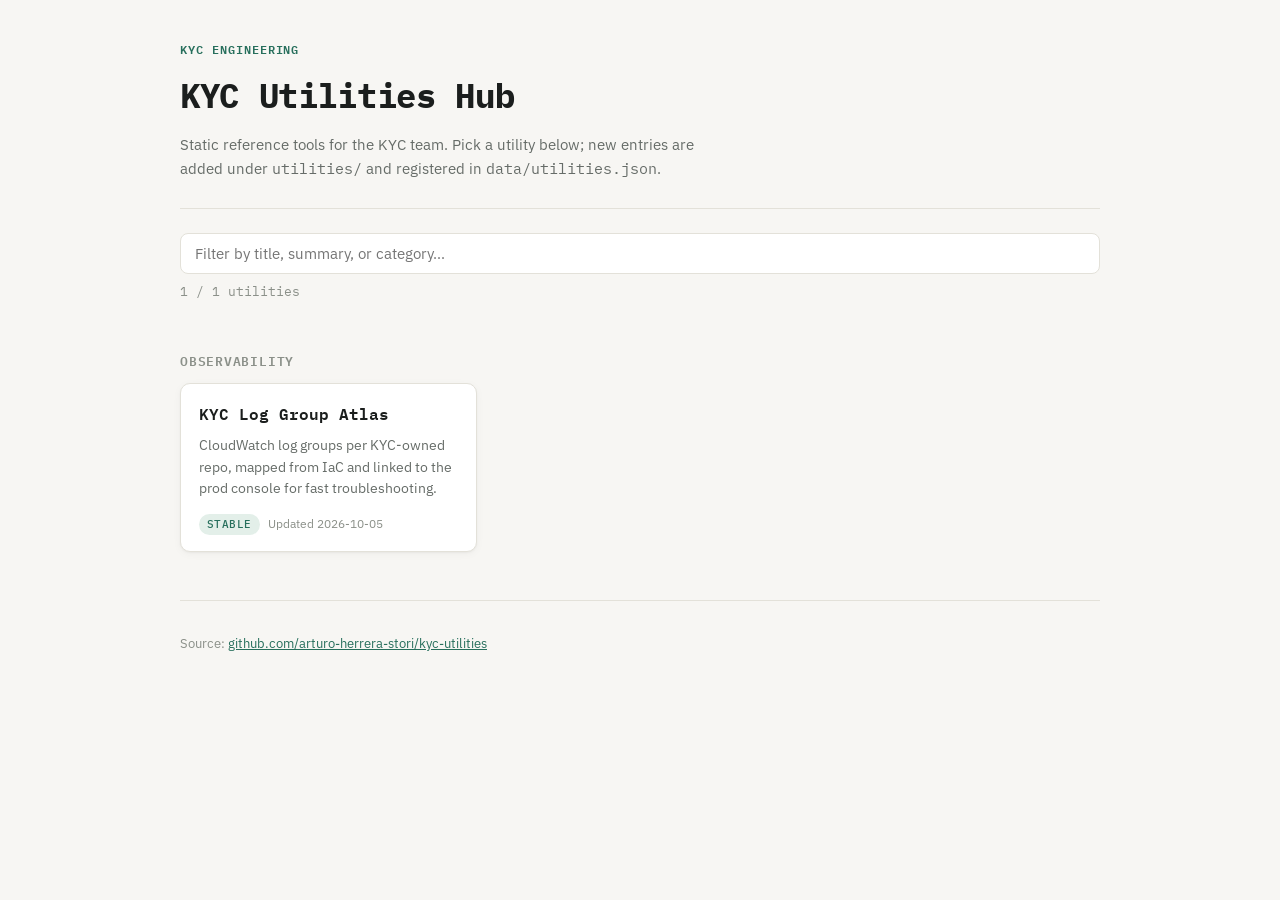
<file: index.html>
<!doctype html>
<html lang="en">
  <head>
    <meta charset="utf-8" />
    <meta name="viewport" content="width=device-width, initial-scale=1" />
    <title>KYC Utilities Hub</title>
    <link
      rel="stylesheet"
      href="https://fonts.googleapis.com/css2?family=IBM+Plex+Mono:wght@400;500;600;700&family=IBM+Plex+Sans:wght@400;500;600;700&display=swap"
    />
    <link rel="stylesheet" href="assets/hub.css" />
  </head>
  <body>
    <div class="wrap">
      <header class="page">
        <p class="eyebrow">KYC Engineering</p>
        <h1>KYC Utilities Hub</h1>
        <p class="dek">
          Static reference tools for the KYC team. Pick a utility below; new
          entries are added under <code class="mono">utilities/</code> and
          registered in <code class="mono">data/utilities.json</code>.
        </p>
      </header>

      <div class="toolbar">
        <input
          id="search"
          type="search"
          placeholder="Filter by title, summary, or category…"
          autocomplete="off"
        />
        <p class="toolbar-meta mono" id="count-live">Loading…</p>
      </div>

      <main id="catalog"></main>

      <footer class="page">
        <p>
          Source:
          <a
            href="https://github.com/arturo-herrera-stori/kyc-utilities"
            rel="noopener noreferrer"
            >github.com/arturo-herrera-stori/kyc-utilities</a
          >
        </p>
      </footer>
    </div>
    <script src="assets/hub.js" defer></script>
  </body>
</html>
</file>
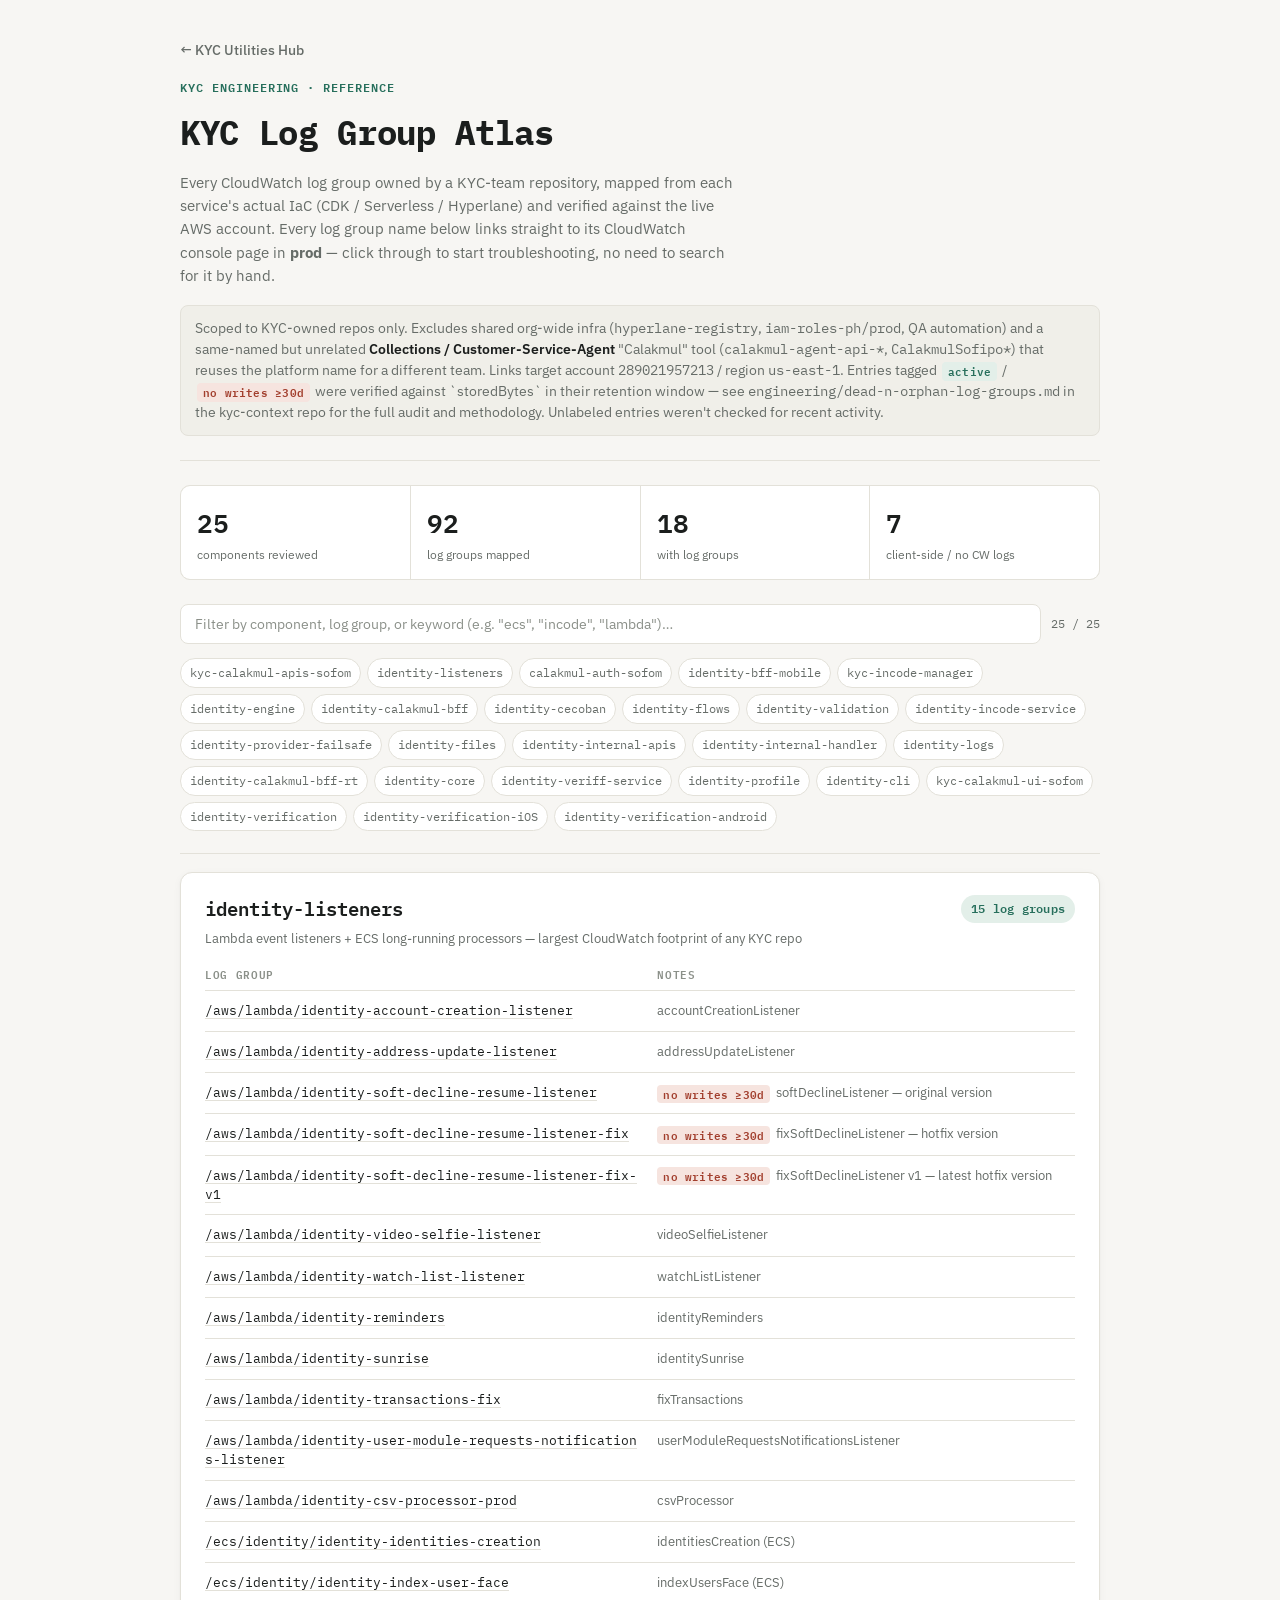
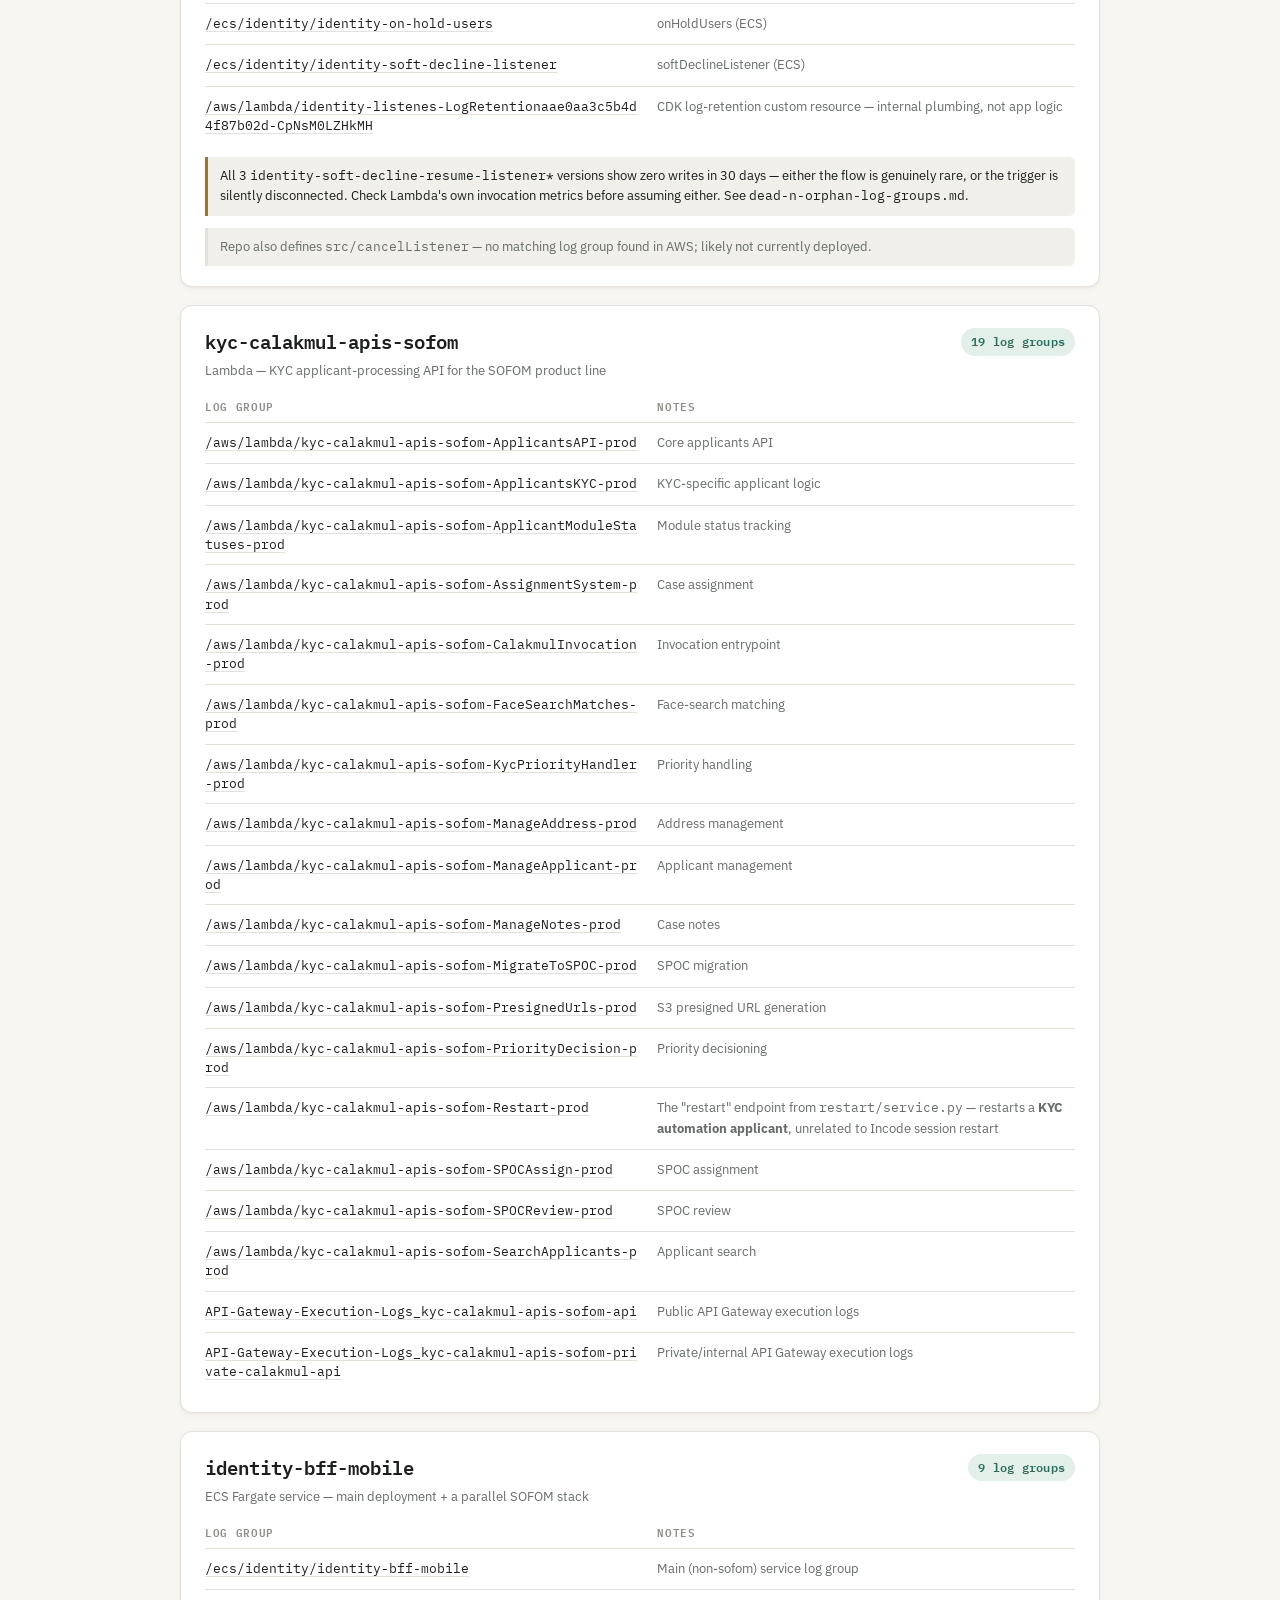
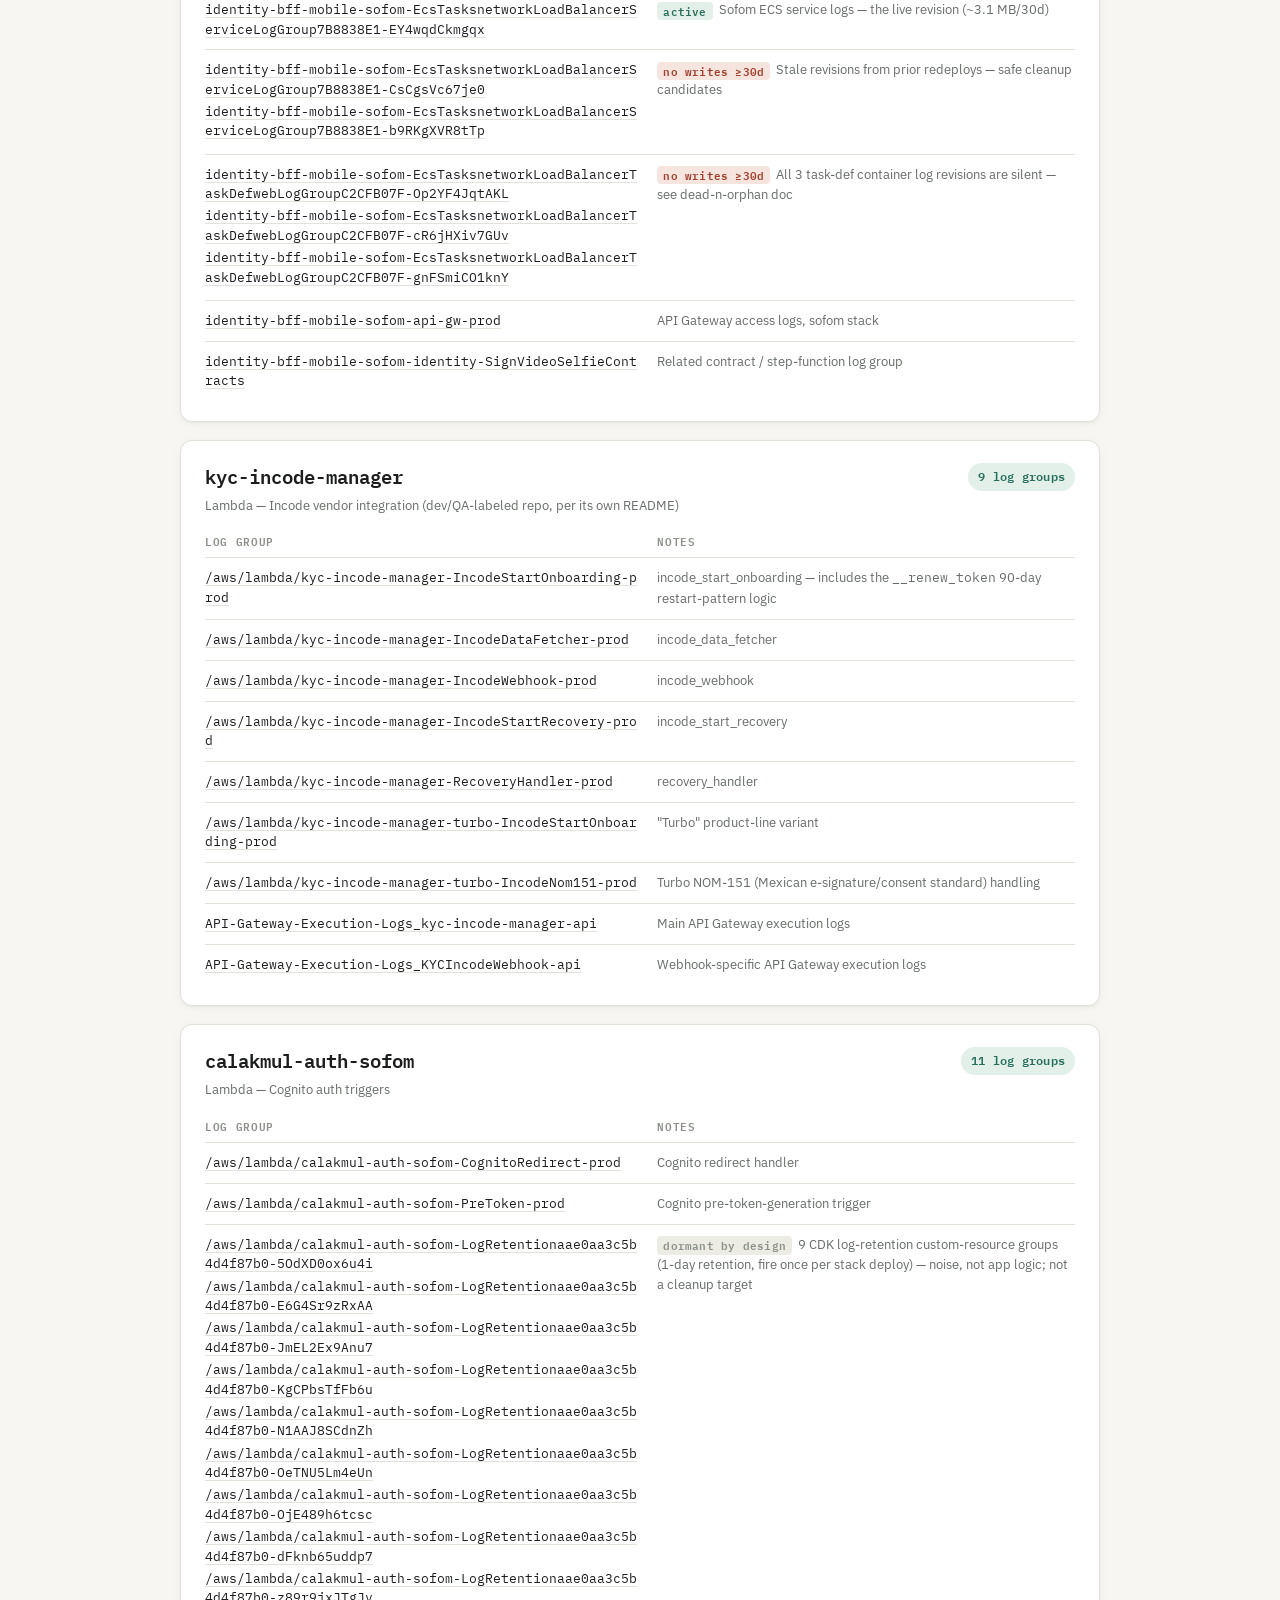
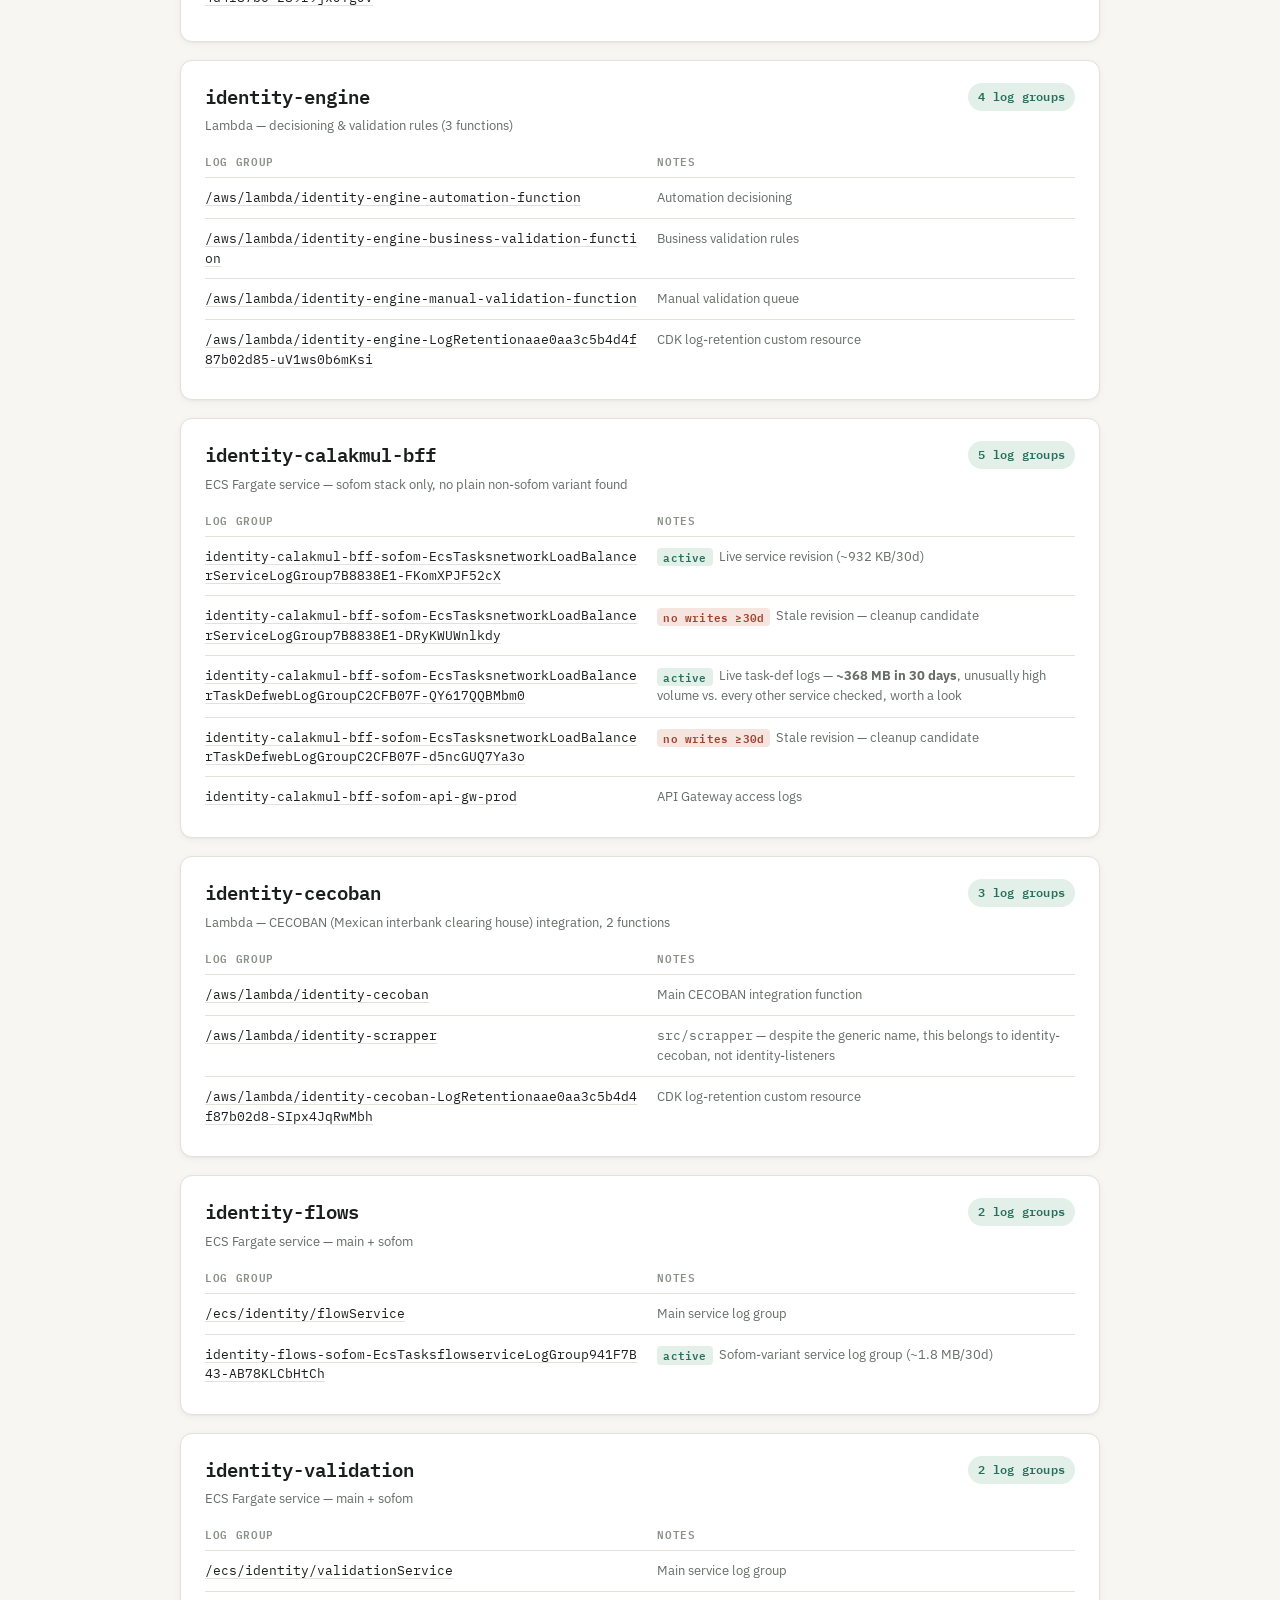
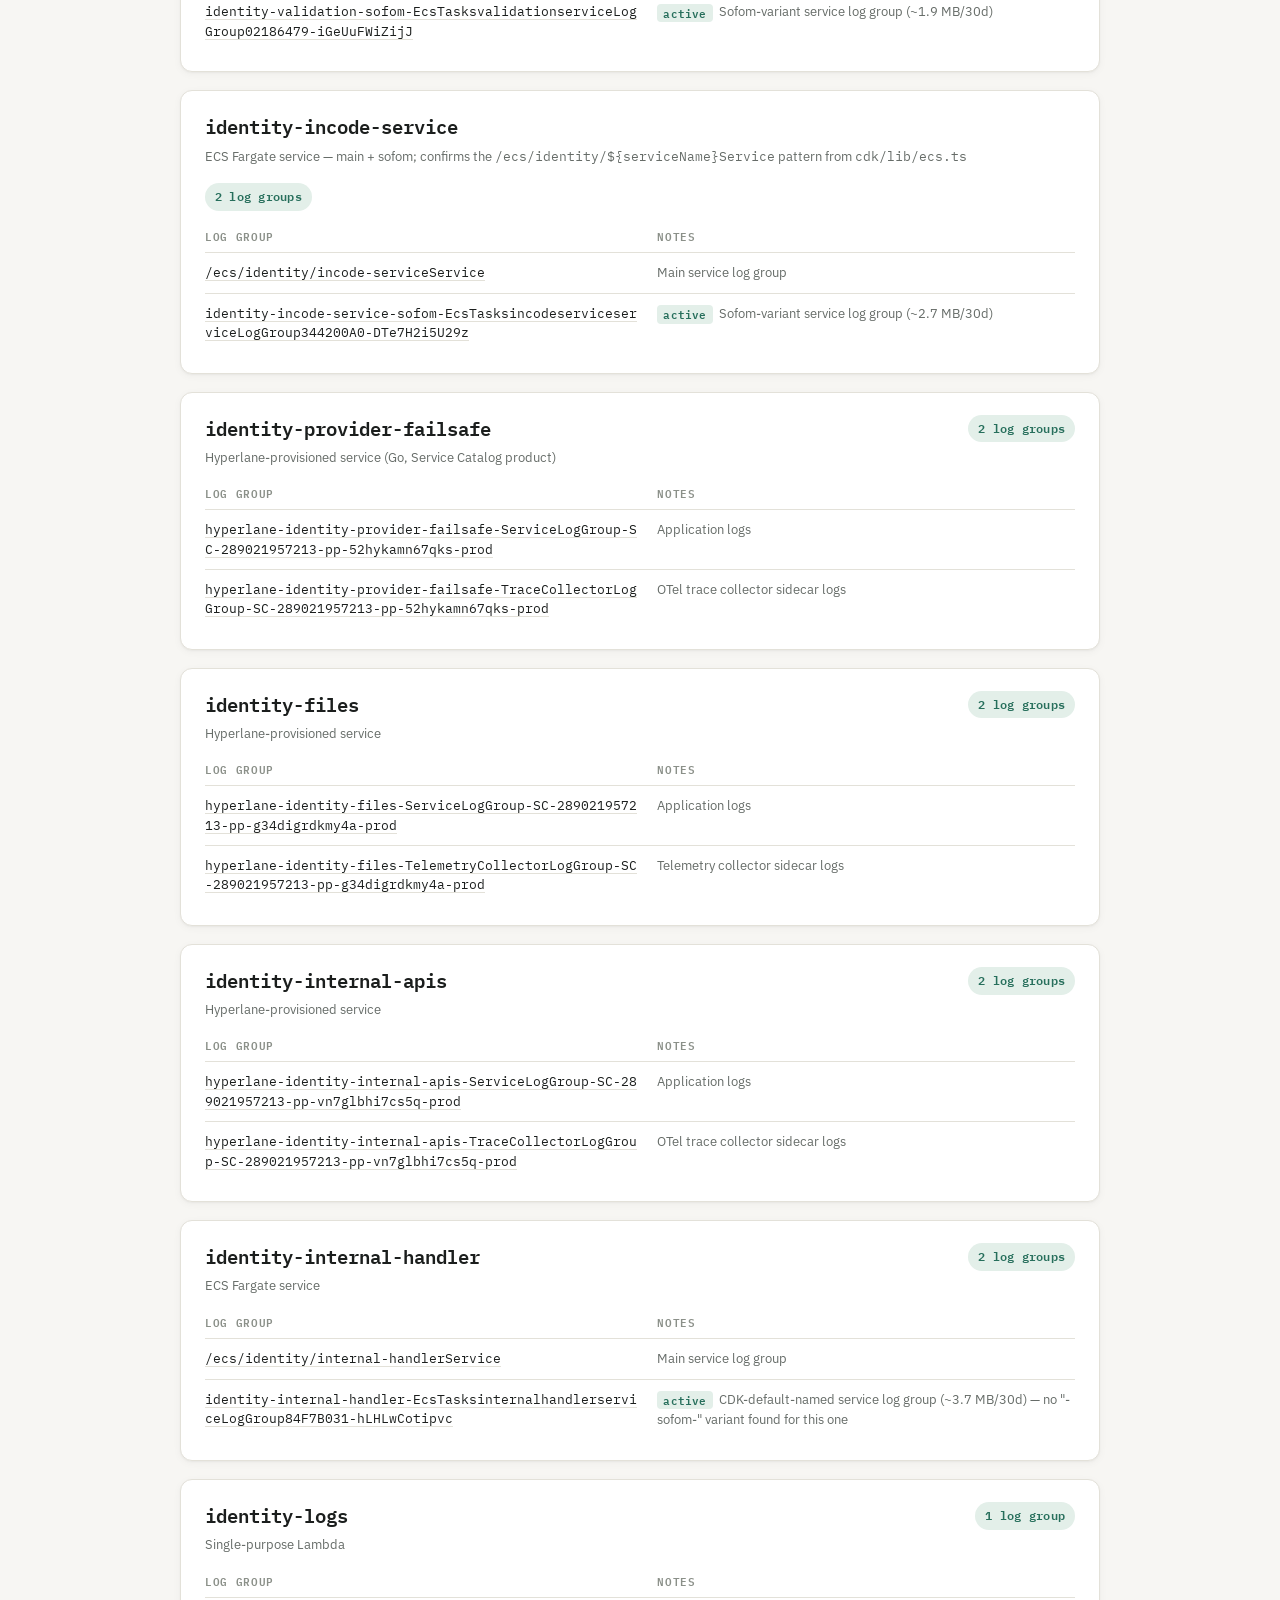
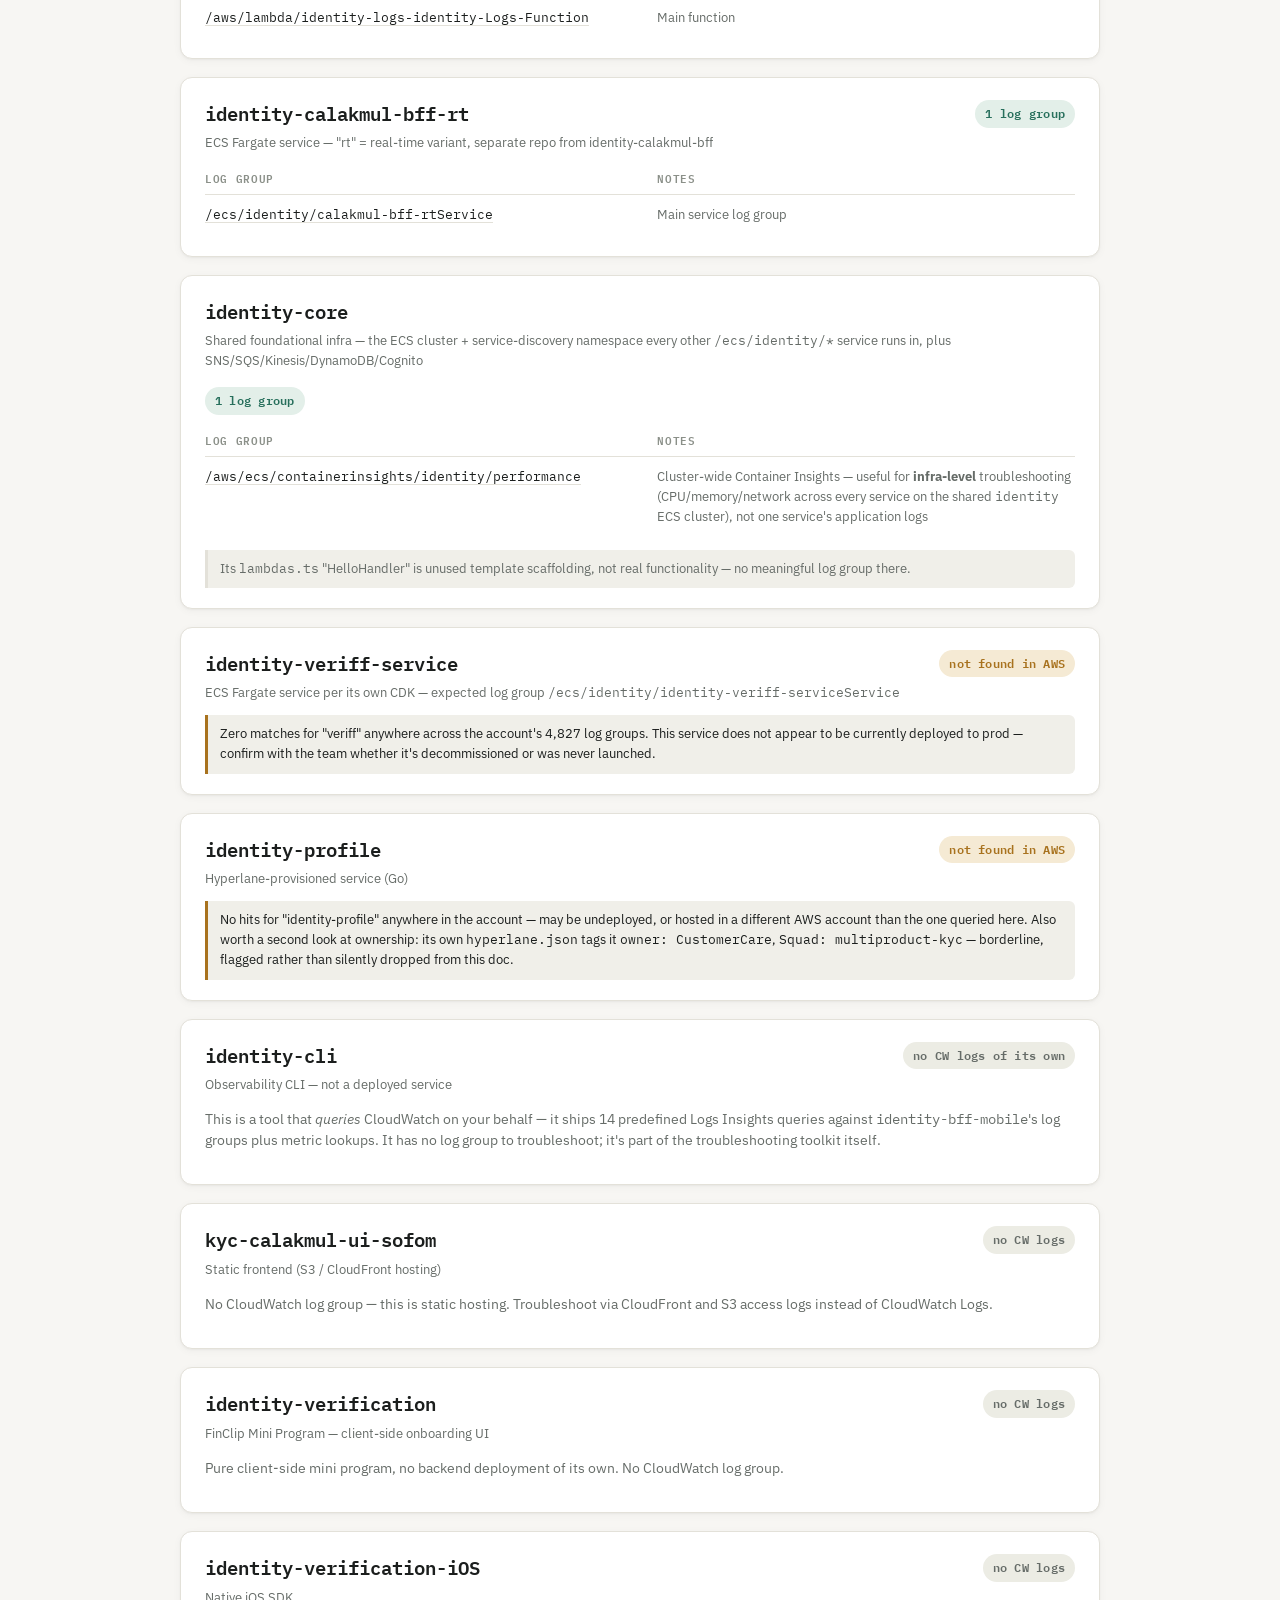
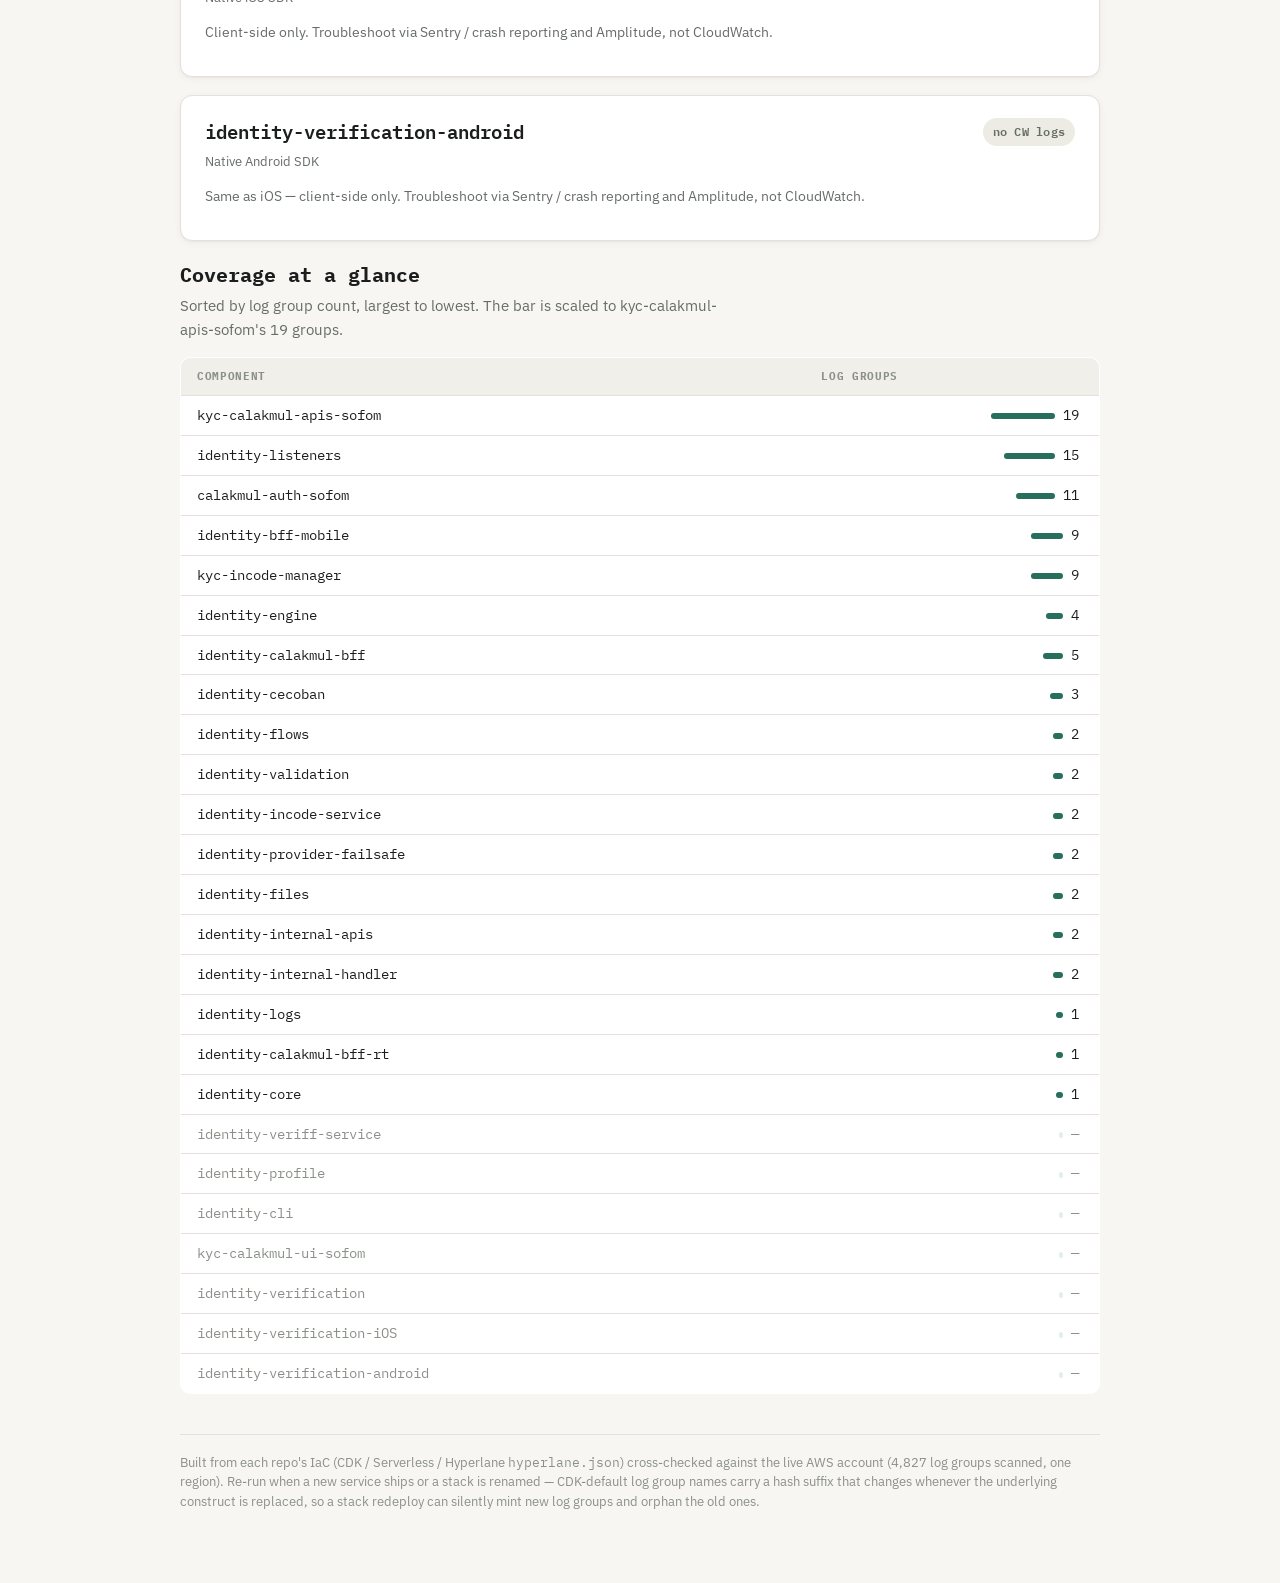
<file: utilities/log-group-atlas/index.html>
<!doctype html><html><head><meta charset=utf8><meta name=viewport content="width=device-width,initial-scale=1"><style>:root{color-scheme:light}body{margin:0;padding:0;font:14px -apple-system,BlinkMacSystemFont,sans-serif;background:#faf9f5;color:#141413}img{max-width:100%}[hidden]:not([hidden=until-found i]){display:none!important}</style></head><body>
<title>KYC Log Group Atlas</title>
<link rel="stylesheet" href="https://fonts.googleapis.com/css2?family=IBM+Plex+Mono:wght@400;500;600;700&family=IBM+Plex+Sans:wght@400;500;600;700&display=swap">
<style>
  :root{
    --bg:#f7f6f3;
    --surface:#ffffff;
    --surface-2:#f0efe9;
    --border:#e3e1d9;
    --text:#1b1e1d;
    --text-muted:#666c68;
    --text-faint:#8b9089;
    --accent:#276f5c;
    --accent-soft:#e3efe9;
    --warn:#a8721e;
    --warn-soft:#f5ead4;
    --critical:#a23f2e;
    --critical-soft:#f6e4df;
    --neutral-soft:#ececE4;
    --code-bg:#f0efe7;
    --shadow: 0 1px 2px rgba(30,35,30,0.04), 0 2px 8px rgba(30,35,30,0.04);
  }
  @media (prefers-color-scheme: dark){
    :root:not([data-theme="light"]){
      --bg:#15181a;
      --surface:#1c2022;
      --surface-2:#22262a;
      --border:#2c3134;
      --text:#e7e8e5;
      --text-muted:#a2a8a4;
      --text-faint:#767c78;
      --accent:#57b195;
      --accent-soft:#1e2e2a;
      --warn:#d9a257;
      --warn-soft:#332a1c;
      --critical:#e08268;
      --critical-soft:#33221f;
      --neutral-soft:#2a2e2c;
      --code-bg:#22262a;
      --shadow: 0 1px 2px rgba(0,0,0,0.3), 0 2px 10px rgba(0,0,0,0.25);
    }
  }
  :root[data-theme="dark"]{
    --bg:#15181a;
    --surface:#1c2022;
    --surface-2:#22262a;
    --border:#2c3134;
    --text:#e7e8e5;
    --text-muted:#a2a8a4;
    --text-faint:#767c78;
    --accent:#57b195;
    --accent-soft:#1e2e2a;
    --warn:#d9a257;
    --warn-soft:#332a1c;
    --critical:#e08268;
    --critical-soft:#33221f;
    --neutral-soft:#2a2e2c;
    --code-bg:#22262a;
    --shadow: 0 1px 2px rgba(0,0,0,0.3), 0 2px 10px rgba(0,0,0,0.25);
  }

  *{box-sizing:border-box;}
  body{
    background:var(--bg);
    color:var(--text);
    font-family:'IBM Plex Sans', system-ui, sans-serif;
    font-size:15px;
    line-height:1.55;
    padding:0 20px 72px;
  }
  .wrap{max-width:920px;margin:0 auto;}
  h1,h2,h3{text-wrap:balance; font-family:'IBM Plex Mono','SF Mono',monospace;}
  code, .mono{font-family:'IBM Plex Mono','SF Mono',monospace;}

  /* ---- header ---- */
  header.page{
    padding:40px 0 24px;
    border-bottom:1px solid var(--border);
  }
  .hub-back{
    margin:0 0 16px;
    font-size:14px;
  }
  .hub-back a{
    color:var(--text-muted);
    text-decoration:none;
    font-weight:500;
  }
  .hub-back a:hover{
    color:var(--accent);
    text-decoration:underline;
  }
  .eyebrow{
    font-family:'IBM Plex Mono',monospace;
    font-size:12px;
    letter-spacing:.08em;
    text-transform:uppercase;
    color:var(--accent);
    font-weight:600;
    margin:0 0 10px;
  }
  h1{
    font-size:clamp(26px,4vw,34px);
    font-weight:700;
    margin:0 0 12px;
    letter-spacing:-0.01em;
  }
  .dek{
    color:var(--text-muted);
    max-width:62ch;
    margin:0;
    font-size:15px;
  }
  .scope-note{
    margin-top:18px;
    padding:12px 14px;
    background:var(--surface-2);
    border:1px solid var(--border);
    border-radius:8px;
    font-size:13.5px;
    color:var(--text-muted);
  }
  .scope-note b{color:var(--text); font-weight:600;}

  /* ---- stat row ---- */
  .stats{
    display:grid;
    grid-template-columns:repeat(4,1fr);
    gap:1px;
    background:var(--border);
    border:1px solid var(--border);
    border-radius:10px;
    overflow:hidden;
    margin:24px 0 8px;
  }
  .stat{
    background:var(--surface);
    padding:16px 16px 14px;
  }
  .stat .n{
    font-family:'IBM Plex Mono',monospace;
    font-size:26px;
    font-weight:600;
    font-variant-numeric:tabular-nums;
    color:var(--text);
    display:block;
  }
  .stat .l{
    font-size:12px;
    color:var(--text-muted);
    margin-top:2px;
  }
  @media (max-width:560px){
    .stats{grid-template-columns:repeat(2,1fr);}
  }

  /* ---- toolbar ---- */
  .toolbar{
    position:sticky;
    top:0;
    z-index:5;
    background:var(--bg);
    padding:16px 0;
    margin-bottom:8px;
    border-bottom:1px solid var(--border);
  }
  .toolbar-inner{
    display:flex;
    gap:10px;
    align-items:center;
  }
  #search{
    flex:1;
    min-width:0;
    font-family:'IBM Plex Sans', sans-serif;
    font-size:14px;
    padding:10px 14px;
    border-radius:8px;
    border:1px solid var(--border);
    background:var(--surface);
    color:var(--text);
  }
  #search:focus{outline:2px solid var(--accent); outline-offset:1px;}
  #search::placeholder{color:var(--text-faint);}
  #count-live{
    font-family:'IBM Plex Mono',monospace;
    font-size:12px;
    color:var(--text-muted);
    white-space:nowrap;
  }

  /* ---- toc chips ---- */
  .toc{
    display:flex;
    flex-wrap:wrap;
    gap:6px;
    padding:14px 0 6px;
  }
  .toc a{
    font-family:'IBM Plex Mono',monospace;
    font-size:11.5px;
    text-decoration:none;
    color:var(--text-muted);
    background:var(--surface);
    border:1px solid var(--border);
    padding:5px 9px;
    border-radius:999px;
    white-space:nowrap;
  }
  .toc a:hover{color:var(--accent); border-color:var(--accent);}

  /* ---- component sections ---- */
  section.component{
    background:var(--surface);
    border:1px solid var(--border);
    border-radius:12px;
    box-shadow:var(--shadow);
    padding:22px 24px 20px;
    margin:18px 0;
    scroll-margin-top:76px;
  }
  section.component.is-hidden{display:none;}
  .comp-head{
    display:flex;
    justify-content:space-between;
    align-items:flex-start;
    gap:16px;
    flex-wrap:wrap;
  }
  .comp-name{
    font-size:19px;
    font-weight:600;
    margin:0;
  }
  .comp-kind{
    font-size:13px;
    color:var(--text-muted);
    margin:4px 0 0;
    font-family:'IBM Plex Sans',sans-serif;
  }
  .badge{
    font-family:'IBM Plex Mono',monospace;
    font-size:11.5px;
    font-weight:600;
    letter-spacing:.02em;
    padding:5px 10px;
    border-radius:999px;
    white-space:nowrap;
    flex-shrink:0;
  }
  .badge.ok{background:var(--accent-soft); color:var(--accent);}
  .badge.warn{background:var(--warn-soft); color:var(--warn);}
  .badge.neutral{background:var(--neutral-soft); color:var(--text-muted);}

  .note-line{
    margin:12px 0 0;
    font-size:13px;
    color:var(--text-muted);
    background:var(--surface-2);
    border-left:3px solid var(--border);
    padding:9px 12px;
    border-radius:0 6px 6px 0;
  }
  .note-line.callout{border-left-color:var(--warn); color:var(--text);}

  table.loggroups{
    width:100%;
    border-collapse:collapse;
    margin-top:16px;
    font-size:13px;
  }
  table.loggroups th{
    text-align:left;
    font-family:'IBM Plex Mono',monospace;
    font-size:11px;
    text-transform:uppercase;
    letter-spacing:.06em;
    color:var(--text-faint);
    font-weight:600;
    padding:0 0 8px;
    border-bottom:1px solid var(--border);
  }
  table.loggroups td{
    padding:10px 0;
    border-bottom:1px solid var(--border);
    vertical-align:top;
  }
  table.loggroups tr:last-child td{border-bottom:none;}
  table.loggroups td.lg{
    font-family:'IBM Plex Mono',monospace;
    font-size:12.5px;
    color:var(--text);
    padding-right:16px;
    white-space:normal;
    word-break:break-all;
    width:52%;
  }
  table.loggroups td.lg a{
    color:var(--text);
    text-decoration:none;
    border-bottom:1px solid var(--border);
  }
  table.loggroups td.lg a:hover{
    color:var(--accent);
    border-bottom-color:var(--accent);
  }
  table.loggroups td.lg .lgrow{display:block; margin:3px 0;}
  table.loggroups td.note{color:var(--text-muted); font-size:13px;}
  .tag{
    display:inline-block;
    font-family:'IBM Plex Mono',monospace;
    font-size:10.5px;
    font-weight:600;
    letter-spacing:.02em;
    padding:1px 6px;
    border-radius:4px;
    margin-right:6px;
    vertical-align:middle;
  }
  .tag.active{background:var(--accent-soft); color:var(--accent);}
  .tag.dead{background:var(--critical-soft); color:var(--critical);}
  .tag.dormant{background:var(--neutral-soft); color:var(--text-faint);}
  .console-link{
    font-size:11px;
    color:var(--text-faint);
    margin-left:6px;
  }
  .tbl-wrap{overflow-x:auto;}

  .no-logs{
    margin-top:14px;
    font-size:13.5px;
    color:var(--text-muted);
  }

  /* ---- summary table ---- */
  .summary-section h2{font-size:20px; margin-bottom:4px;}
  .summary-section .dek{margin-bottom:16px;}
  table.summary{
    width:100%;
    border-collapse:collapse;
    background:var(--surface);
    border:1px solid var(--border);
    border-radius:10px;
    overflow:hidden;
    font-size:13.5px;
  }
  table.summary th{
    text-align:left;
    font-family:'IBM Plex Mono',monospace;
    font-size:11px;
    text-transform:uppercase;
    letter-spacing:.06em;
    color:var(--text-faint);
    background:var(--surface-2);
    padding:10px 16px;
  }
  table.summary td{
    padding:9px 16px;
    border-top:1px solid var(--border);
  }
  table.summary td.count{
    font-family:'IBM Plex Mono',monospace;
    font-variant-numeric:tabular-nums;
    text-align:right;
    padding-right:20px;
  }
  table.summary tr.zero td{color:var(--text-faint);}
  .bar{
    display:inline-block;
    height:6px;
    background:var(--accent-soft);
    border-radius:3px;
    vertical-align:middle;
    margin-right:8px;
  }
  .bar-fill{display:block;height:100%;background:var(--accent);border-radius:3px;}

  footer.page{
    margin-top:40px;
    padding-top:18px;
    border-top:1px solid var(--border);
    font-size:12.5px;
    color:var(--text-faint);
  }
</style>

<div class="wrap">

  <header class="page">
    <p class="hub-back"><a href="../../">&larr; KYC Utilities Hub</a></p>
    <p class="eyebrow">KYC Engineering &middot; Reference</p>
    <h1>KYC Log Group Atlas</h1>
    <p class="dek">Every CloudWatch log group owned by a KYC-team repository, mapped from each service's actual IaC (CDK / Serverless / Hyperlane) and verified against the live AWS account. Every log group name below links straight to its CloudWatch console page in <b>prod</b> — click through to start troubleshooting, no need to search for it by hand.</p>
    <div class="scope-note">
      Scoped to KYC-owned repos only. Excludes shared org-wide infra (<code>hyperlane-registry</code>, <code>iam-roles-ph/prod</code>, QA automation) and a same-named but unrelated <b>Collections / Customer-Service-Agent</b> "Calakmul" tool (<code>calakmul-agent-api-*</code>, <code>CalakmulSofipo*</code>) that reuses the platform name for a different team. Links target account <code>289021957213</code> / region <code>us-east-1</code>. Entries tagged <span class="tag active" style="margin:0 2px;">active</span> / <span class="tag dead" style="margin:0 2px;">no writes ≥30d</span> were verified against `storedBytes` in their retention window — see <code>engineering/dead-n-orphan-log-groups.md</code> in the kyc-context repo for the full audit and methodology. Unlabeled entries weren't checked for recent activity.
    </div>
  </header>

  <div class="stats">
    <div class="stat"><span class="n">25</span><span class="l">components reviewed</span></div>
    <div class="stat"><span class="n">92</span><span class="l">log groups mapped</span></div>
    <div class="stat"><span class="n">18</span><span class="l">with log groups</span></div>
    <div class="stat"><span class="n">7</span><span class="l">client-side / no CW logs</span></div>
  </div>

  <div class="toolbar">
    <div class="toolbar-inner">
      <input id="search" type="text" placeholder="Filter by component, log group, or keyword (e.g. &quot;ecs&quot;, &quot;incode&quot;, &quot;lambda&quot;)&hellip;" autocomplete="off">
      <span id="count-live" class="mono">25 / 25</span>
    </div>
    <nav class="toc" id="toc"></nav>
  </div>

  <main id="components">

    <section class="component" id="identity-listeners" data-search="identity-listeners ecs lambda event listeners account creation address update soft decline resume video selfie watch list reminders sunrise transactions fix user module csv processor identities creation index user face on hold users">
      <div class="comp-head">
        <div>
          <h2 class="comp-name">identity-listeners</h2>
          <p class="comp-kind">Lambda event listeners + ECS long-running processors — largest CloudWatch footprint of any KYC repo</p>
        </div>
        <span class="badge ok">15 log groups</span>
      </div>
      <div class="tbl-wrap">
      <table class="loggroups">
        <tr><th>Log group</th><th>Notes</th></tr>
        <tr><td class="lg">/aws/lambda/identity-account-creation-listener</td><td class="note">accountCreationListener</td></tr>
        <tr><td class="lg">/aws/lambda/identity-address-update-listener</td><td class="note">addressUpdateListener</td></tr>
        <tr><td class="lg">/aws/lambda/identity-soft-decline-resume-listener</td><td class="note"><span class="tag dead">no writes ≥30d</span>softDeclineListener — original version</td></tr>
        <tr><td class="lg">/aws/lambda/identity-soft-decline-resume-listener-fix</td><td class="note"><span class="tag dead">no writes ≥30d</span>fixSoftDeclineListener — hotfix version</td></tr>
        <tr><td class="lg">/aws/lambda/identity-soft-decline-resume-listener-fix-v1</td><td class="note"><span class="tag dead">no writes ≥30d</span>fixSoftDeclineListener v1 — latest hotfix version</td></tr>
        <tr><td class="lg">/aws/lambda/identity-video-selfie-listener</td><td class="note">videoSelfieListener</td></tr>
        <tr><td class="lg">/aws/lambda/identity-watch-list-listener</td><td class="note">watchListListener</td></tr>
        <tr><td class="lg">/aws/lambda/identity-reminders</td><td class="note">identityReminders</td></tr>
        <tr><td class="lg">/aws/lambda/identity-sunrise</td><td class="note">identitySunrise</td></tr>
        <tr><td class="lg">/aws/lambda/identity-transactions-fix</td><td class="note">fixTransactions</td></tr>
        <tr><td class="lg">/aws/lambda/identity-user-module-requests-notifications-listener</td><td class="note">userModuleRequestsNotificationsListener</td></tr>
        <tr><td class="lg">/aws/lambda/identity-csv-processor-prod</td><td class="note">csvProcessor</td></tr>
        <tr><td class="lg">/ecs/identity/identity-identities-creation</td><td class="note">identitiesCreation (ECS)</td></tr>
        <tr><td class="lg">/ecs/identity/identity-index-user-face</td><td class="note">indexUsersFace (ECS)</td></tr>
        <tr><td class="lg">/ecs/identity/identity-on-hold-users</td><td class="note">onHoldUsers (ECS)</td></tr>
        <tr><td class="lg">/ecs/identity/identity-soft-decline-listener</td><td class="note">softDeclineListener (ECS)</td></tr>
        <tr><td class="lg">/aws/lambda/identity-listenes-LogRetentionaae0aa3c5b4d4f87b02d-CpNsM0LZHkMH</td><td class="note">CDK log-retention custom resource — internal plumbing, not app logic</td></tr>
      </table>
      </div>
      <p class="note-line callout">All 3 <code>identity-soft-decline-resume-listener*</code> versions show zero writes in 30 days — either the flow is genuinely rare, or the trigger is silently disconnected. Check Lambda's own invocation metrics before assuming either. See <code>dead-n-orphan-log-groups.md</code>.</p>
      <p class="note-line">Repo also defines <code>src/cancelListener</code> — no matching log group found in AWS; likely not currently deployed.</p>
    </section>

    <section class="component" id="kyc-calakmul-apis-sofom" data-search="kyc-calakmul-apis-sofom lambda applicants api spoc assignment restart applicant module status face search priority address">
      <div class="comp-head">
        <div>
          <h2 class="comp-name">kyc-calakmul-apis-sofom</h2>
          <p class="comp-kind">Lambda — KYC applicant-processing API for the SOFOM product line</p>
        </div>
        <span class="badge ok">19 log groups</span>
      </div>
      <div class="tbl-wrap">
      <table class="loggroups">
        <tr><th>Log group</th><th>Notes</th></tr>
        <tr><td class="lg">/aws/lambda/kyc-calakmul-apis-sofom-ApplicantsAPI-prod</td><td class="note">Core applicants API</td></tr>
        <tr><td class="lg">/aws/lambda/kyc-calakmul-apis-sofom-ApplicantsKYC-prod</td><td class="note">KYC-specific applicant logic</td></tr>
        <tr><td class="lg">/aws/lambda/kyc-calakmul-apis-sofom-ApplicantModuleStatuses-prod</td><td class="note">Module status tracking</td></tr>
        <tr><td class="lg">/aws/lambda/kyc-calakmul-apis-sofom-AssignmentSystem-prod</td><td class="note">Case assignment</td></tr>
        <tr><td class="lg">/aws/lambda/kyc-calakmul-apis-sofom-CalakmulInvocation-prod</td><td class="note">Invocation entrypoint</td></tr>
        <tr><td class="lg">/aws/lambda/kyc-calakmul-apis-sofom-FaceSearchMatches-prod</td><td class="note">Face-search matching</td></tr>
        <tr><td class="lg">/aws/lambda/kyc-calakmul-apis-sofom-KycPriorityHandler-prod</td><td class="note">Priority handling</td></tr>
        <tr><td class="lg">/aws/lambda/kyc-calakmul-apis-sofom-ManageAddress-prod</td><td class="note">Address management</td></tr>
        <tr><td class="lg">/aws/lambda/kyc-calakmul-apis-sofom-ManageApplicant-prod</td><td class="note">Applicant management</td></tr>
        <tr><td class="lg">/aws/lambda/kyc-calakmul-apis-sofom-ManageNotes-prod</td><td class="note">Case notes</td></tr>
        <tr><td class="lg">/aws/lambda/kyc-calakmul-apis-sofom-MigrateToSPOC-prod</td><td class="note">SPOC migration</td></tr>
        <tr><td class="lg">/aws/lambda/kyc-calakmul-apis-sofom-PresignedUrls-prod</td><td class="note">S3 presigned URL generation</td></tr>
        <tr><td class="lg">/aws/lambda/kyc-calakmul-apis-sofom-PriorityDecision-prod</td><td class="note">Priority decisioning</td></tr>
        <tr><td class="lg">/aws/lambda/kyc-calakmul-apis-sofom-Restart-prod</td><td class="note">The "restart" endpoint from <code>restart/service.py</code> — restarts a <b>KYC automation applicant</b>, unrelated to Incode session restart</td></tr>
        <tr><td class="lg">/aws/lambda/kyc-calakmul-apis-sofom-SPOCAssign-prod</td><td class="note">SPOC assignment</td></tr>
        <tr><td class="lg">/aws/lambda/kyc-calakmul-apis-sofom-SPOCReview-prod</td><td class="note">SPOC review</td></tr>
        <tr><td class="lg">/aws/lambda/kyc-calakmul-apis-sofom-SearchApplicants-prod</td><td class="note">Applicant search</td></tr>
        <tr><td class="lg">API-Gateway-Execution-Logs_kyc-calakmul-apis-sofom-api</td><td class="note">Public API Gateway execution logs</td></tr>
        <tr><td class="lg">API-Gateway-Execution-Logs_kyc-calakmul-apis-sofom-private-calakmul-api</td><td class="note">Private/internal API Gateway execution logs</td></tr>
      </table>
      </div>
    </section>

    <section class="component" id="identity-bff-mobile" data-search="identity-bff-mobile ecs fargate sofom api gateway video selfie contracts">
      <div class="comp-head">
        <div>
          <h2 class="comp-name">identity-bff-mobile</h2>
          <p class="comp-kind">ECS Fargate service — main deployment + a parallel SOFOM stack</p>
        </div>
        <span class="badge ok">9 log groups</span>
      </div>
      <div class="tbl-wrap">
      <table class="loggroups">
        <tr><th>Log group</th><th>Notes</th></tr>
        <tr><td class="lg">/ecs/identity/identity-bff-mobile</td><td class="note">Main (non-sofom) service log group</td></tr>
        <tr><td class="lg">identity-bff-mobile-sofom-EcsTasksnetworkLoadBalancerServiceLogGroup7B8838E1-EY4wqdCkmgqx</td><td class="note"><span class="tag active">active</span>Sofom ECS service logs — the live revision (~3.1 MB/30d)</td></tr>
        <tr><td class="lg">identity-bff-mobile-sofom-EcsTasksnetworkLoadBalancerServiceLogGroup7B8838E1-CsCgsVc67je0<span class="lgrow">identity-bff-mobile-sofom-EcsTasksnetworkLoadBalancerServiceLogGroup7B8838E1-b9RKgXVR8tTp</span></td><td class="note"><span class="tag dead">no writes ≥30d</span>Stale revisions from prior redeploys — safe cleanup candidates</td></tr>
        <tr><td class="lg">identity-bff-mobile-sofom-EcsTasksnetworkLoadBalancerTaskDefwebLogGroupC2CFB07F-Op2YF4JqtAKL<span class="lgrow">identity-bff-mobile-sofom-EcsTasksnetworkLoadBalancerTaskDefwebLogGroupC2CFB07F-cR6jHXiv7GUv</span><span class="lgrow">identity-bff-mobile-sofom-EcsTasksnetworkLoadBalancerTaskDefwebLogGroupC2CFB07F-gnFSmiCO1knY</span></td><td class="note"><span class="tag dead">no writes ≥30d</span>All 3 task-def container log revisions are silent — see dead-n-orphan doc</td></tr>
        <tr><td class="lg">identity-bff-mobile-sofom-api-gw-prod</td><td class="note">API Gateway access logs, sofom stack</td></tr>
        <tr><td class="lg">identity-bff-mobile-sofom-identity-SignVideoSelfieContracts</td><td class="note">Related contract / step-function log group</td></tr>
      </table>
      </div>
    </section>

    <section class="component" id="kyc-incode-manager" data-search="kyc-incode-manager lambda incode start onboarding curp data fetcher webhook recovery handler turbo nom151 renew token restart">
      <div class="comp-head">
        <div>
          <h2 class="comp-name">kyc-incode-manager</h2>
          <p class="comp-kind">Lambda — Incode vendor integration (dev/QA-labeled repo, per its own README)</p>
        </div>
        <span class="badge ok">9 log groups</span>
      </div>
      <div class="tbl-wrap">
      <table class="loggroups">
        <tr><th>Log group</th><th>Notes</th></tr>
        <tr><td class="lg">/aws/lambda/kyc-incode-manager-IncodeStartOnboarding-prod</td><td class="note">incode_start_onboarding — includes the <code>__renew_token</code> 90-day restart-pattern logic</td></tr>
        <tr><td class="lg">/aws/lambda/kyc-incode-manager-IncodeDataFetcher-prod</td><td class="note">incode_data_fetcher</td></tr>
        <tr><td class="lg">/aws/lambda/kyc-incode-manager-IncodeWebhook-prod</td><td class="note">incode_webhook</td></tr>
        <tr><td class="lg">/aws/lambda/kyc-incode-manager-IncodeStartRecovery-prod</td><td class="note">incode_start_recovery</td></tr>
        <tr><td class="lg">/aws/lambda/kyc-incode-manager-RecoveryHandler-prod</td><td class="note">recovery_handler</td></tr>
        <tr><td class="lg">/aws/lambda/kyc-incode-manager-turbo-IncodeStartOnboarding-prod</td><td class="note">"Turbo" product-line variant</td></tr>
        <tr><td class="lg">/aws/lambda/kyc-incode-manager-turbo-IncodeNom151-prod</td><td class="note">Turbo NOM-151 (Mexican e-signature/consent standard) handling</td></tr>
        <tr><td class="lg">API-Gateway-Execution-Logs_kyc-incode-manager-api</td><td class="note">Main API Gateway execution logs</td></tr>
        <tr><td class="lg">API-Gateway-Execution-Logs_KYCIncodeWebhook-api</td><td class="note">Webhook-specific API Gateway execution logs</td></tr>
      </table>
      </div>
    </section>

    <section class="component" id="calakmul-auth-sofom" data-search="calakmul-auth-sofom lambda cognito redirect pretoken">
      <div class="comp-head">
        <div>
          <h2 class="comp-name">calakmul-auth-sofom</h2>
          <p class="comp-kind">Lambda — Cognito auth triggers</p>
        </div>
        <span class="badge ok">11 log groups</span>
      </div>
      <div class="tbl-wrap">
      <table class="loggroups">
        <tr><th>Log group</th><th>Notes</th></tr>
        <tr><td class="lg">/aws/lambda/calakmul-auth-sofom-CognitoRedirect-prod</td><td class="note">Cognito redirect handler</td></tr>
        <tr><td class="lg">/aws/lambda/calakmul-auth-sofom-PreToken-prod</td><td class="note">Cognito pre-token-generation trigger</td></tr>
        <tr><td class="lg">/aws/lambda/calakmul-auth-sofom-LogRetentionaae0aa3c5b4d4f87b0-5OdXD0ox6u4i<span class="lgrow">/aws/lambda/calakmul-auth-sofom-LogRetentionaae0aa3c5b4d4f87b0-E6G4Sr9zRxAA</span><span class="lgrow">/aws/lambda/calakmul-auth-sofom-LogRetentionaae0aa3c5b4d4f87b0-JmEL2Ex9Anu7</span><span class="lgrow">/aws/lambda/calakmul-auth-sofom-LogRetentionaae0aa3c5b4d4f87b0-KgCPbsTfFb6u</span><span class="lgrow">/aws/lambda/calakmul-auth-sofom-LogRetentionaae0aa3c5b4d4f87b0-N1AAJ8SCdnZh</span><span class="lgrow">/aws/lambda/calakmul-auth-sofom-LogRetentionaae0aa3c5b4d4f87b0-OeTNU5Lm4eUn</span><span class="lgrow">/aws/lambda/calakmul-auth-sofom-LogRetentionaae0aa3c5b4d4f87b0-OjE489h6tcsc</span><span class="lgrow">/aws/lambda/calakmul-auth-sofom-LogRetentionaae0aa3c5b4d4f87b0-dFknb65uddp7</span><span class="lgrow">/aws/lambda/calakmul-auth-sofom-LogRetentionaae0aa3c5b4d4f87b0-z89r9jxJTgJv</span></td><td class="note"><span class="tag dormant">dormant by design</span>9 CDK log-retention custom-resource groups (1-day retention, fire once per stack deploy) — noise, not app logic; not a cleanup target</td></tr>
      </table>
      </div>
    </section>

    <section class="component" id="identity-engine" data-search="identity-engine lambda automation business validation manual validation">
      <div class="comp-head">
        <div>
          <h2 class="comp-name">identity-engine</h2>
          <p class="comp-kind">Lambda — decisioning &amp; validation rules (3 functions)</p>
        </div>
        <span class="badge ok">4 log groups</span>
      </div>
      <div class="tbl-wrap">
      <table class="loggroups">
        <tr><th>Log group</th><th>Notes</th></tr>
        <tr><td class="lg">/aws/lambda/identity-engine-automation-function</td><td class="note">Automation decisioning</td></tr>
        <tr><td class="lg">/aws/lambda/identity-engine-business-validation-function</td><td class="note">Business validation rules</td></tr>
        <tr><td class="lg">/aws/lambda/identity-engine-manual-validation-function</td><td class="note">Manual validation queue</td></tr>
        <tr><td class="lg">/aws/lambda/identity-engine-LogRetentionaae0aa3c5b4d4f87b02d85-uV1ws0b6mKsi</td><td class="note">CDK log-retention custom resource</td></tr>
      </table>
      </div>
    </section>

    <section class="component" id="identity-calakmul-bff" data-search="identity-calakmul-bff ecs fargate sofom api gateway">
      <div class="comp-head">
        <div>
          <h2 class="comp-name">identity-calakmul-bff</h2>
          <p class="comp-kind">ECS Fargate service — sofom stack only, no plain non-sofom variant found</p>
        </div>
        <span class="badge ok">5 log groups</span>
      </div>
      <div class="tbl-wrap">
      <table class="loggroups">
        <tr><th>Log group</th><th>Notes</th></tr>
        <tr><td class="lg">identity-calakmul-bff-sofom-EcsTasksnetworkLoadBalancerServiceLogGroup7B8838E1-FKomXPJF52cX</td><td class="note"><span class="tag active">active</span>Live service revision (~932 KB/30d)</td></tr>
        <tr><td class="lg">identity-calakmul-bff-sofom-EcsTasksnetworkLoadBalancerServiceLogGroup7B8838E1-DRyKWUWnlkdy</td><td class="note"><span class="tag dead">no writes ≥30d</span>Stale revision — cleanup candidate</td></tr>
        <tr><td class="lg">identity-calakmul-bff-sofom-EcsTasksnetworkLoadBalancerTaskDefwebLogGroupC2CFB07F-QY617QQBMbm0</td><td class="note"><span class="tag active">active</span>Live task-def logs — <b>~368 MB in 30 days</b>, unusually high volume vs. every other service checked, worth a look</td></tr>
        <tr><td class="lg">identity-calakmul-bff-sofom-EcsTasksnetworkLoadBalancerTaskDefwebLogGroupC2CFB07F-d5ncGUQ7Ya3o</td><td class="note"><span class="tag dead">no writes ≥30d</span>Stale revision — cleanup candidate</td></tr>
        <tr><td class="lg">identity-calakmul-bff-sofom-api-gw-prod</td><td class="note">API Gateway access logs</td></tr>
      </table>
      </div>
    </section>

    <section class="component" id="identity-cecoban" data-search="identity-cecoban lambda scrapper">
      <div class="comp-head">
        <div>
          <h2 class="comp-name">identity-cecoban</h2>
          <p class="comp-kind">Lambda — CECOBAN (Mexican interbank clearing house) integration, 2 functions</p>
        </div>
        <span class="badge ok">3 log groups</span>
      </div>
      <div class="tbl-wrap">
      <table class="loggroups">
        <tr><th>Log group</th><th>Notes</th></tr>
        <tr><td class="lg">/aws/lambda/identity-cecoban</td><td class="note">Main CECOBAN integration function</td></tr>
        <tr><td class="lg">/aws/lambda/identity-scrapper</td><td class="note"><code>src/scrapper</code> — despite the generic name, this belongs to identity-cecoban, not identity-listeners</td></tr>
        <tr><td class="lg">/aws/lambda/identity-cecoban-LogRetentionaae0aa3c5b4d4f87b02d8-SIpx4JqRwMbh</td><td class="note">CDK log-retention custom resource</td></tr>
      </table>
      </div>
    </section>

    <section class="component" id="identity-flows" data-search="identity-flows ecs fargate sofom flowservice">
      <div class="comp-head">
        <div>
          <h2 class="comp-name">identity-flows</h2>
          <p class="comp-kind">ECS Fargate service — main + sofom</p>
        </div>
        <span class="badge ok">2 log groups</span>
      </div>
      <div class="tbl-wrap">
      <table class="loggroups">
        <tr><th>Log group</th><th>Notes</th></tr>
        <tr><td class="lg">/ecs/identity/flowService</td><td class="note">Main service log group</td></tr>
        <tr><td class="lg">identity-flows-sofom-EcsTasksflowserviceLogGroup941F7B43-AB78KLCbHtCh</td><td class="note"><span class="tag active">active</span>Sofom-variant service log group (~1.8 MB/30d)</td></tr>
      </table>
      </div>
    </section>

    <section class="component" id="identity-validation" data-search="identity-validation ecs fargate sofom validationservice">
      <div class="comp-head">
        <div>
          <h2 class="comp-name">identity-validation</h2>
          <p class="comp-kind">ECS Fargate service — main + sofom</p>
        </div>
        <span class="badge ok">2 log groups</span>
      </div>
      <div class="tbl-wrap">
      <table class="loggroups">
        <tr><th>Log group</th><th>Notes</th></tr>
        <tr><td class="lg">/ecs/identity/validationService</td><td class="note">Main service log group</td></tr>
        <tr><td class="lg">identity-validation-sofom-EcsTasksvalidationserviceLogGroup02186479-iGeUuFWiZijJ</td><td class="note"><span class="tag active">active</span>Sofom-variant service log group (~1.9 MB/30d)</td></tr>
      </table>
      </div>
    </section>

    <section class="component" id="identity-incode-service" data-search="identity-incode-service ecs fargate sofom incode-service">
      <div class="comp-head">
        <div>
          <h2 class="comp-name">identity-incode-service</h2>
          <p class="comp-kind">ECS Fargate service — main + sofom; confirms the <code>/ecs/identity/${serviceName}Service</code> pattern from <code>cdk/lib/ecs.ts</code></p>
        </div>
        <span class="badge ok">2 log groups</span>
      </div>
      <div class="tbl-wrap">
      <table class="loggroups">
        <tr><th>Log group</th><th>Notes</th></tr>
        <tr><td class="lg">/ecs/identity/incode-serviceService</td><td class="note">Main service log group</td></tr>
        <tr><td class="lg">identity-incode-service-sofom-EcsTasksincodeserviceserviceLogGroup344200A0-DTe7H2i5U29z</td><td class="note"><span class="tag active">active</span>Sofom-variant service log group (~2.7 MB/30d)</td></tr>
      </table>
      </div>
    </section>

    <section class="component" id="identity-provider-failsafe" data-search="identity-provider-failsafe hyperlane service catalog trace collector otel">
      <div class="comp-head">
        <div>
          <h2 class="comp-name">identity-provider-failsafe</h2>
          <p class="comp-kind">Hyperlane-provisioned service (Go, Service Catalog product)</p>
        </div>
        <span class="badge ok">2 log groups</span>
      </div>
      <div class="tbl-wrap">
      <table class="loggroups">
        <tr><th>Log group</th><th>Notes</th></tr>
        <tr><td class="lg">hyperlane-identity-provider-failsafe-ServiceLogGroup-SC-289021957213-pp-52hykamn67qks-prod</td><td class="note">Application logs</td></tr>
        <tr><td class="lg">hyperlane-identity-provider-failsafe-TraceCollectorLogGroup-SC-289021957213-pp-52hykamn67qks-prod</td><td class="note">OTel trace collector sidecar logs</td></tr>
      </table>
      </div>
    </section>

    <section class="component" id="identity-files" data-search="identity-files hyperlane service catalog telemetry collector">
      <div class="comp-head">
        <div>
          <h2 class="comp-name">identity-files</h2>
          <p class="comp-kind">Hyperlane-provisioned service</p>
        </div>
        <span class="badge ok">2 log groups</span>
      </div>
      <div class="tbl-wrap">
      <table class="loggroups">
        <tr><th>Log group</th><th>Notes</th></tr>
        <tr><td class="lg">hyperlane-identity-files-ServiceLogGroup-SC-289021957213-pp-g34digrdkmy4a-prod</td><td class="note">Application logs</td></tr>
        <tr><td class="lg">hyperlane-identity-files-TelemetryCollectorLogGroup-SC-289021957213-pp-g34digrdkmy4a-prod</td><td class="note">Telemetry collector sidecar logs</td></tr>
      </table>
      </div>
    </section>

    <section class="component" id="identity-internal-apis" data-search="identity-internal-apis hyperlane service catalog trace collector otel">
      <div class="comp-head">
        <div>
          <h2 class="comp-name">identity-internal-apis</h2>
          <p class="comp-kind">Hyperlane-provisioned service</p>
        </div>
        <span class="badge ok">2 log groups</span>
      </div>
      <div class="tbl-wrap">
      <table class="loggroups">
        <tr><th>Log group</th><th>Notes</th></tr>
        <tr><td class="lg">hyperlane-identity-internal-apis-ServiceLogGroup-SC-289021957213-pp-vn7glbhi7cs5q-prod</td><td class="note">Application logs</td></tr>
        <tr><td class="lg">hyperlane-identity-internal-apis-TraceCollectorLogGroup-SC-289021957213-pp-vn7glbhi7cs5q-prod</td><td class="note">OTel trace collector sidecar logs</td></tr>
      </table>
      </div>
    </section>

    <section class="component" id="identity-internal-handler" data-search="identity-internal-handler ecs fargate">
      <div class="comp-head">
        <div>
          <h2 class="comp-name">identity-internal-handler</h2>
          <p class="comp-kind">ECS Fargate service</p>
        </div>
        <span class="badge ok">2 log groups</span>
      </div>
      <div class="tbl-wrap">
      <table class="loggroups">
        <tr><th>Log group</th><th>Notes</th></tr>
        <tr><td class="lg">/ecs/identity/internal-handlerService</td><td class="note">Main service log group</td></tr>
        <tr><td class="lg">identity-internal-handler-EcsTasksinternalhandlerserviceLogGroup84F7B031-hLHLwCotipvc</td><td class="note"><span class="tag active">active</span>CDK-default-named service log group (~3.7 MB/30d) — no "-sofom-" variant found for this one</td></tr>
      </table>
      </div>
    </section>

    <section class="component" id="identity-logs" data-search="identity-logs lambda">
      <div class="comp-head">
        <div>
          <h2 class="comp-name">identity-logs</h2>
          <p class="comp-kind">Single-purpose Lambda</p>
        </div>
        <span class="badge ok">1 log group</span>
      </div>
      <div class="tbl-wrap">
      <table class="loggroups">
        <tr><th>Log group</th><th>Notes</th></tr>
        <tr><td class="lg">/aws/lambda/identity-logs-identity-Logs-Function</td><td class="note">Main function</td></tr>
      </table>
      </div>
    </section>

    <section class="component" id="identity-calakmul-bff-rt" data-search="identity-calakmul-bff-rt ecs fargate real-time">
      <div class="comp-head">
        <div>
          <h2 class="comp-name">identity-calakmul-bff-rt</h2>
          <p class="comp-kind">ECS Fargate service — "rt" = real-time variant, separate repo from identity-calakmul-bff</p>
        </div>
        <span class="badge ok">1 log group</span>
      </div>
      <div class="tbl-wrap">
      <table class="loggroups">
        <tr><th>Log group</th><th>Notes</th></tr>
        <tr><td class="lg">/ecs/identity/calakmul-bff-rtService</td><td class="note">Main service log group</td></tr>
      </table>
      </div>
    </section>

    <section class="component" id="identity-core" data-search="identity-core shared infra ecs cluster container insights foundational identity manager">
      <div class="comp-head">
        <div>
          <h2 class="comp-name">identity-core</h2>
          <p class="comp-kind">Shared foundational infra — the ECS cluster + service-discovery namespace every other <code>/ecs/identity/*</code> service runs in, plus SNS/SQS/Kinesis/DynamoDB/Cognito</p>
        </div>
        <span class="badge ok">1 log group</span>
      </div>
      <div class="tbl-wrap">
      <table class="loggroups">
        <tr><th>Log group</th><th>Notes</th></tr>
        <tr><td class="lg">/aws/ecs/containerinsights/identity/performance</td><td class="note">Cluster-wide Container Insights — useful for <b>infra-level</b> troubleshooting (CPU/memory/network across every service on the shared <code>identity</code> ECS cluster), not one service's application logs</td></tr>
      </table>
      </div>
      <p class="note-line">Its <code>lambdas.ts</code> "HelloHandler" is unused template scaffolding, not real functionality — no meaningful log group there.</p>
    </section>

    <section class="component" id="identity-veriff-service" data-search="identity-veriff-service not deployed decommissioned veriff">
      <div class="comp-head">
        <div>
          <h2 class="comp-name">identity-veriff-service</h2>
          <p class="comp-kind">ECS Fargate service per its own CDK — expected log group <code>/ecs/identity/identity-veriff-serviceService</code></p>
        </div>
        <span class="badge warn">not found in AWS</span>
      </div>
      <p class="note-line callout">Zero matches for "veriff" anywhere across the account's 4,827 log groups. This service does not appear to be currently deployed to prod — confirm with the team whether it's decommissioned or was never launched.</p>
    </section>

    <section class="component" id="identity-profile" data-search="identity-profile hyperlane customer care not deployed ownership">
      <div class="comp-head">
        <div>
          <h2 class="comp-name">identity-profile</h2>
          <p class="comp-kind">Hyperlane-provisioned service (Go)</p>
        </div>
        <span class="badge warn">not found in AWS</span>
      </div>
      <p class="note-line callout">No hits for "identity-profile" anywhere in the account — may be undeployed, or hosted in a different AWS account than the one queried here. Also worth a second look at ownership: its own <code>hyperlane.json</code> tags it <code>owner: CustomerCare</code>, <code>Squad: multiproduct-kyc</code> — borderline, flagged rather than silently dropped from this doc.</p>
    </section>

    <section class="component" id="identity-cli" data-search="identity-cli observability cli logs insights queries no deployment">
      <div class="comp-head">
        <div>
          <h2 class="comp-name">identity-cli</h2>
          <p class="comp-kind">Observability CLI — not a deployed service</p>
        </div>
        <span class="badge neutral">no CW logs of its own</span>
      </div>
      <p class="no-logs">This is a tool that <i>queries</i> CloudWatch on your behalf — it ships 14 predefined Logs Insights queries against <code>identity-bff-mobile</code>'s log groups plus metric lookups. It has no log group to troubleshoot; it's part of the troubleshooting toolkit itself.</p>
    </section>

    <section class="component" id="kyc-calakmul-ui-sofom" data-search="kyc-calakmul-ui-sofom static frontend s3 cloudfront no cloudwatch">
      <div class="comp-head">
        <div>
          <h2 class="comp-name">kyc-calakmul-ui-sofom</h2>
          <p class="comp-kind">Static frontend (S3 / CloudFront hosting)</p>
        </div>
        <span class="badge neutral">no CW logs</span>
      </div>
      <p class="no-logs">No CloudWatch log group — this is static hosting. Troubleshoot via CloudFront and S3 access logs instead of CloudWatch Logs.</p>
    </section>

    <section class="component" id="identity-verification" data-search="identity-verification finclip mini program client-side no cloudwatch">
      <div class="comp-head">
        <div>
          <h2 class="comp-name">identity-verification</h2>
          <p class="comp-kind">FinClip Mini Program — client-side onboarding UI</p>
        </div>
        <span class="badge neutral">no CW logs</span>
      </div>
      <p class="no-logs">Pure client-side mini program, no backend deployment of its own. No CloudWatch log group.</p>
    </section>

    <section class="component" id="identity-verification-iOS" data-search="identity-verification-iOS native ios sdk client-side sentry amplitude">
      <div class="comp-head">
        <div>
          <h2 class="comp-name">identity-verification-iOS</h2>
          <p class="comp-kind">Native iOS SDK</p>
        </div>
        <span class="badge neutral">no CW logs</span>
      </div>
      <p class="no-logs">Client-side only. Troubleshoot via Sentry / crash reporting and Amplitude, not CloudWatch.</p>
    </section>

    <section class="component" id="identity-verification-android" data-search="identity-verification-android native android sdk client-side sentry amplitude">
      <div class="comp-head">
        <div>
          <h2 class="comp-name">identity-verification-android</h2>
          <p class="comp-kind">Native Android SDK</p>
        </div>
        <span class="badge neutral">no CW logs</span>
      </div>
      <p class="no-logs">Same as iOS — client-side only. Troubleshoot via Sentry / crash reporting and Amplitude, not CloudWatch.</p>
    </section>

  </main>

  <section class="summary-section">
    <h2>Coverage at a glance</h2>
    <p class="dek">Sorted by log group count, largest to lowest. The bar is scaled to kyc-calakmul-apis-sofom's 19 groups.</p>
    <table class="summary" id="summary-table">
      <tr><th>Component</th><th>Log groups</th></tr>
      <!-- rows injected by JS from the same data as the sections above, kept in one place so the two never drift -->
    </table>
  </section>

  <footer class="page">
    Built from each repo's IaC (CDK / Serverless / Hyperlane <code>hyperlane.json</code>) cross-checked against the live AWS account (4,827 log groups scanned, one region). Re-run when a new service ships or a stack is renamed — CDK-default log group names carry a hash suffix that changes whenever the underlying construct is replaced, so a stack redeploy can silently mint new log groups and orphan the old ones.
  </footer>

</div>

<script>
(function(){
  var REGION = "us-east-1";

  function lgUrl(name){
    if(name.indexOf("*") !== -1){
      var prefix = name.replace(/\*/g, "");
      return "https://" + REGION + ".console.aws.amazon.com/cloudwatch/home?region=" + REGION +
        "#logsV2:log-groups?logGroupNamePattern=" + encodeURIComponent(prefix);
    }
    return "https://" + REGION + ".console.aws.amazon.com/cloudwatch/home?region=" + REGION +
      "#logsV2:log-groups/log-group/" + name.split("/").join("$252F");
  }

  function linkify(text){
    var a = document.createElement("a");
    a.href = lgUrl(text);
    a.target = "_blank";
    a.rel = "noopener";
    a.textContent = text;
    return a;
  }

  // Turn every log-group cell's plain text into a clickable console deep link.
  // Cells with more than one log group use a leading text node for the first
  // entry plus <span class="lgrow"> siblings for the rest (see the markup).
  document.querySelectorAll("table.loggroups td.lg").forEach(function(td){
    var mainText = "";
    Array.prototype.forEach.call(td.childNodes, function(node){
      if(node.nodeType === 3){
        var t = node.textContent.trim();
        if(t) mainText += t;
      }
    });
    var rowTexts = Array.prototype.map.call(td.querySelectorAll("span.lgrow"), function(s){
      return s.textContent.trim();
    });
    td.innerHTML = "";
    if(mainText) td.appendChild(linkify(mainText));
    rowTexts.forEach(function(t){
      var span = document.createElement("span");
      span.className = "lgrow";
      span.appendChild(linkify(t));
      td.appendChild(span);
    });
  });

  var counts = [
    ["kyc-calakmul-apis-sofom", 19],
    ["identity-listeners", 15],
    ["calakmul-auth-sofom", 11],
    ["identity-bff-mobile", 9],
    ["kyc-incode-manager", 9],
    ["identity-engine", 4],
    ["identity-calakmul-bff", 5],
    ["identity-cecoban", 3],
    ["identity-flows", 2],
    ["identity-validation", 2],
    ["identity-incode-service", 2],
    ["identity-provider-failsafe", 2],
    ["identity-files", 2],
    ["identity-internal-apis", 2],
    ["identity-internal-handler", 2],
    ["identity-logs", 1],
    ["identity-calakmul-bff-rt", 1],
    ["identity-core", 1],
    ["identity-veriff-service", 0],
    ["identity-profile", 0],
    ["identity-cli", 0],
    ["kyc-calakmul-ui-sofom", 0],
    ["identity-verification", 0],
    ["identity-verification-iOS", 0],
    ["identity-verification-android", 0]
  ];
  var max = 19;
  var table = document.getElementById("summary-table");
  counts.forEach(function(row){
    var name = row[0], n = row[1];
    var tr = document.createElement("tr");
    if(n === 0) tr.className = "zero";
    var tdName = document.createElement("td");
    var code = document.createElement("code");
    code.textContent = name;
    tdName.appendChild(code);
    var tdCount = document.createElement("td");
    tdCount.className = "count";
    var pct = Math.round((n / max) * 60);
    var label = n === 0 ? "—" : String(n);
    tdCount.innerHTML = '<span class="bar" style="width:'+ (pct+4) +'px"><span class="bar-fill" style="width:'+ (n===0?0:100) +'%"></span></span>' + label;
    tr.appendChild(tdName);
    tr.appendChild(tdCount);
    table.appendChild(tr);
  });

  // TOC chips, built from the same list order
  var toc = document.getElementById("toc");
  counts.forEach(function(row){
    var name = row[0];
    var a = document.createElement("a");
    a.href = "#" + name;
    a.textContent = name;
    toc.appendChild(a);
  });

  // live filter
  var search = document.getElementById("search");
  var countLive = document.getElementById("count-live");
  var sections = Array.prototype.slice.call(document.querySelectorAll("section.component"));
  var total = sections.length;
  function applyFilter(){
    var q = search.value.trim().toLowerCase();
    var shown = 0;
    sections.forEach(function(sec){
      var haystack = (sec.getAttribute("data-search") || "") + " " + sec.textContent.toLowerCase();
      var match = q === "" || haystack.toLowerCase().indexOf(q) !== -1;
      sec.classList.toggle("is-hidden", !match);
      if(match) shown++;
    });
    countLive.textContent = shown + " / " + total;
  }
  search.addEventListener("input", applyFilter);
  applyFilter();
})();
</script>

</body></html>
</file>
<file: assets/hub.css>
:root {
  color-scheme: light dark;
  --bg: #f7f6f3;
  --surface: #ffffff;
  --border: #e3e1d9;
  --text: #1b1e1d;
  --text-muted: #666c68;
  --text-faint: #8b9089;
  --accent: #276f5c;
  --accent-soft: #e3efe9;
  --shadow: 0 1px 2px rgba(30, 35, 30, 0.04), 0 2px 8px rgba(30, 35, 30, 0.04);
}

@media (prefers-color-scheme: dark) {
  :root {
    --bg: #15181a;
    --surface: #1c2022;
    --border: #2c3134;
    --text: #e7e8e5;
    --text-muted: #a2a8a4;
    --text-faint: #767c78;
    --accent: #57b195;
    --accent-soft: #1e2e2a;
    --shadow: 0 1px 2px rgba(0, 0, 0, 0.3), 0 2px 10px rgba(0, 0, 0, 0.25);
  }
}

* {
  box-sizing: border-box;
}

body {
  margin: 0;
  background: var(--bg);
  color: var(--text);
  font-family: "IBM Plex Sans", system-ui, sans-serif;
  font-size: 15px;
  line-height: 1.55;
  padding: 0 20px 72px;
}

.wrap {
  max-width: 920px;
  margin: 0 auto;
}

.mono {
  font-family: "IBM Plex Mono", "SF Mono", monospace;
}

header.page {
  padding: 40px 0 28px;
  border-bottom: 1px solid var(--border);
}

.eyebrow {
  font-family: "IBM Plex Mono", monospace;
  font-size: 12px;
  letter-spacing: 0.08em;
  text-transform: uppercase;
  color: var(--accent);
  font-weight: 600;
  margin: 0 0 10px;
}

h1 {
  font-family: "IBM Plex Mono", monospace;
  font-size: clamp(26px, 4vw, 34px);
  font-weight: 700;
  margin: 0 0 12px;
  letter-spacing: -0.01em;
}

.dek {
  color: var(--text-muted);
  max-width: 62ch;
  margin: 0;
}

.toolbar {
  padding: 24px 0 8px;
}

.toolbar input {
  width: 100%;
  max-width: 100%;
  padding: 10px 14px;
  border: 1px solid var(--border);
  border-radius: 8px;
  background: var(--surface);
  color: var(--text);
  font-size: 15px;
  font-family: inherit;
}

.toolbar input:focus {
  outline: 2px solid var(--accent-soft);
  border-color: var(--accent);
}

.toolbar-meta {
  margin-top: 8px;
  font-size: 13px;
  color: var(--text-faint);
}

.category-section {
  margin-top: 28px;
}

.category-section h2 {
  font-family: "IBM Plex Mono", monospace;
  font-size: 13px;
  text-transform: uppercase;
  letter-spacing: 0.06em;
  color: var(--text-faint);
  margin: 0 0 12px;
  font-weight: 600;
}

.card-grid {
  display: grid;
  gap: 14px;
}

@media (min-width: 640px) {
  .card-grid {
    grid-template-columns: repeat(auto-fill, minmax(280px, 1fr));
  }
}

.card {
  display: block;
  text-decoration: none;
  color: inherit;
  background: var(--surface);
  border: 1px solid var(--border);
  border-radius: 10px;
  padding: 18px 18px 16px;
  box-shadow: var(--shadow);
  transition: border-color 0.15s ease, transform 0.15s ease;
}

.card:hover {
  border-color: var(--accent);
  transform: translateY(-1px);
}

.card h3 {
  font-family: "IBM Plex Mono", monospace;
  font-size: 16px;
  margin: 0 0 8px;
  font-weight: 600;
}

.card p {
  margin: 0;
  font-size: 14px;
  color: var(--text-muted);
}

.card-foot {
  margin-top: 14px;
  display: flex;
  flex-wrap: wrap;
  gap: 8px;
  align-items: center;
  font-size: 12px;
}

.tag {
  display: inline-block;
  padding: 2px 8px;
  border-radius: 999px;
  font-family: "IBM Plex Mono", monospace;
  font-size: 11px;
  font-weight: 500;
  text-transform: uppercase;
  letter-spacing: 0.04em;
}

.tag-stable {
  background: var(--accent-soft);
  color: var(--accent);
}

.tag-beta {
  background: #f5ead4;
  color: #a8721e;
}

@media (prefers-color-scheme: dark) {
  .tag-beta {
    background: #332a1c;
    color: #d9a257;
  }
}

.updated {
  color: var(--text-faint);
}

.empty-state {
  padding: 32px;
  text-align: center;
  color: var(--text-muted);
  border: 1px dashed var(--border);
  border-radius: 10px;
  margin-top: 24px;
}

footer.page {
  margin-top: 48px;
  padding-top: 20px;
  border-top: 1px solid var(--border);
  font-size: 13px;
  color: var(--text-faint);
}

footer.page a {
  color: var(--accent);
}

.hub-error {
  margin-top: 16px;
  padding: 12px 14px;
  border-radius: 8px;
  background: #f6e4df;
  color: #a23f2e;
  font-size: 14px;
}

@media (prefers-color-scheme: dark) {
  .hub-error {
    background: #33221f;
    color: #e08268;
  }
}
</file>
